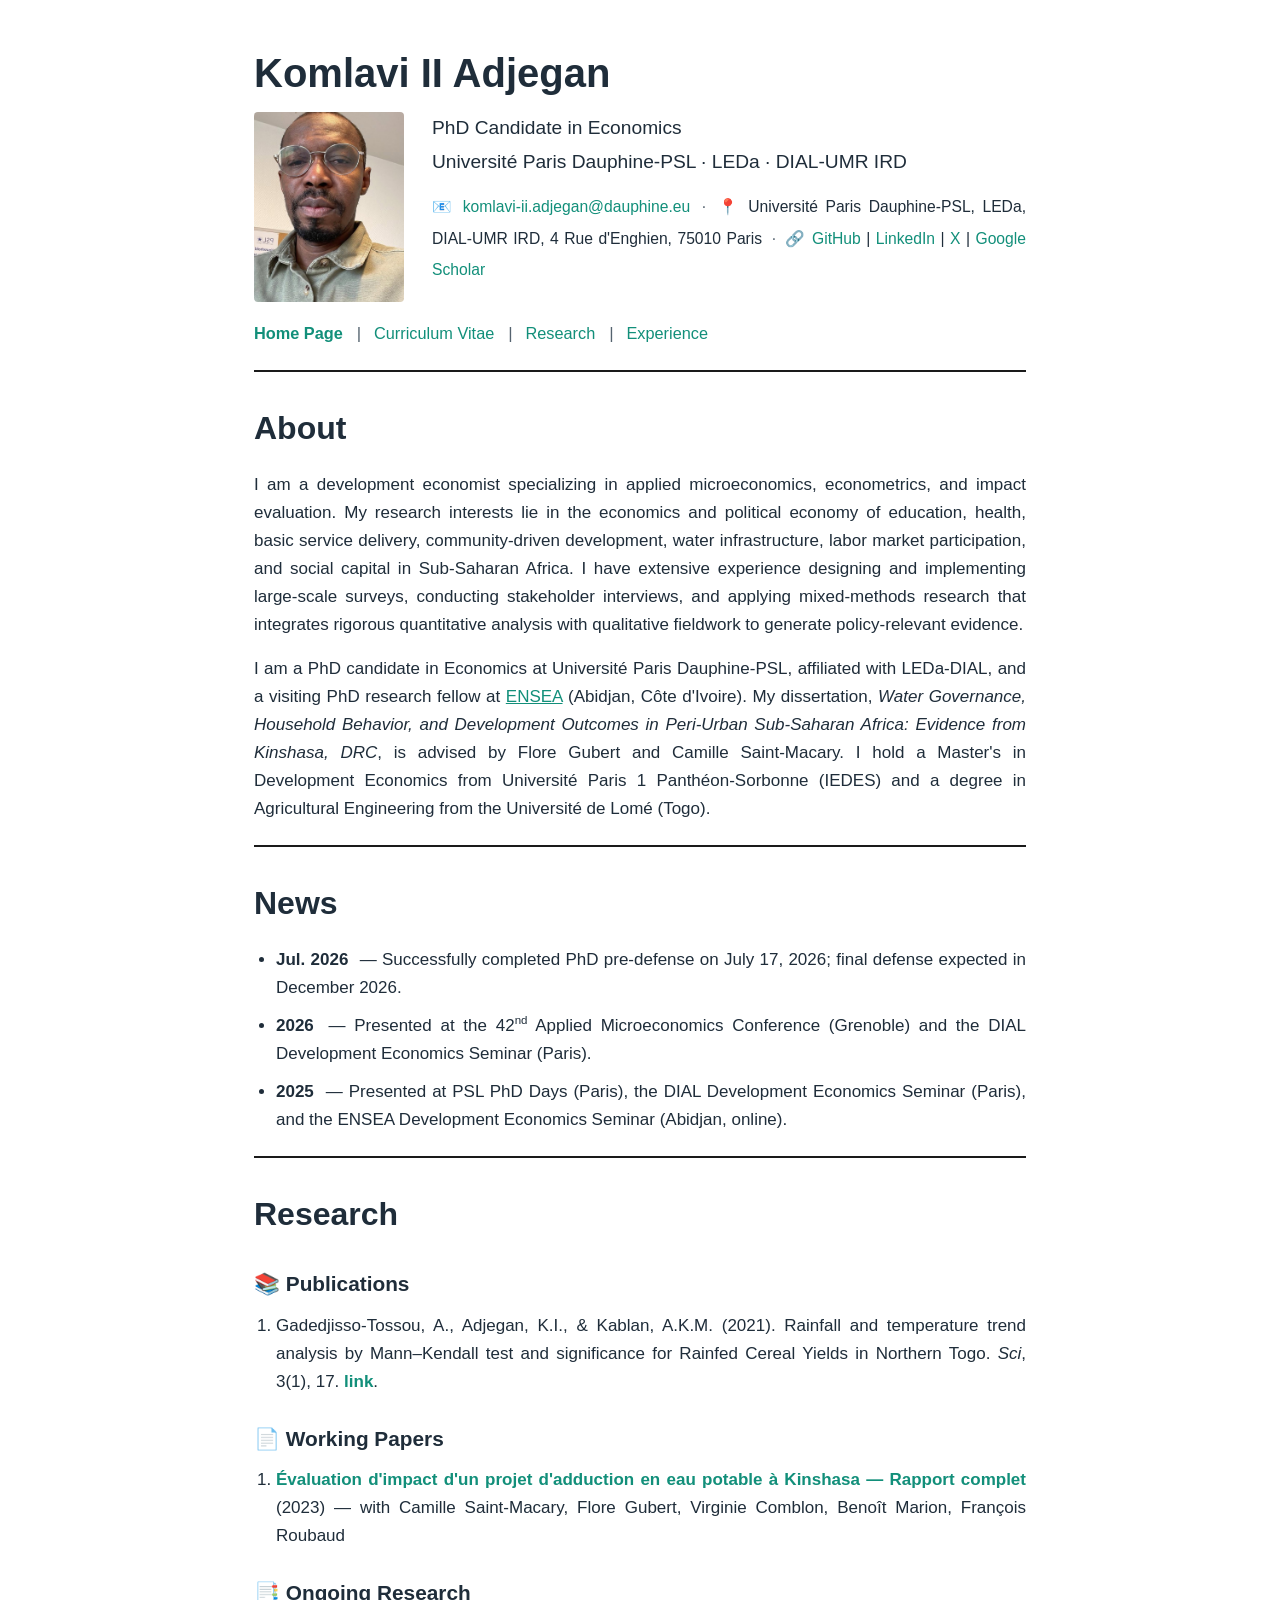
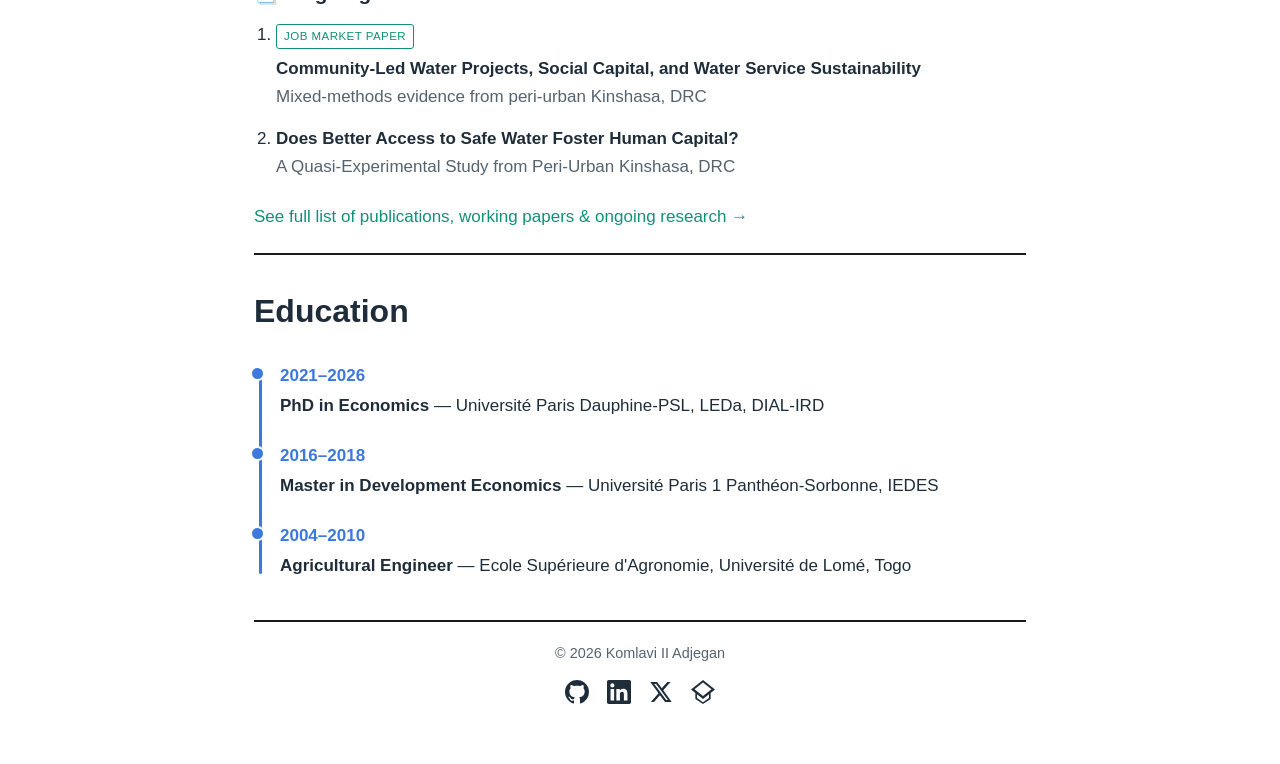
<file: index.html>
<!DOCTYPE html>
<html lang="en">
<head>
<meta charset="UTF-8">
<meta name="viewport" content="width=device-width, initial-scale=1.0">
<title>Komlavi II Adjegan</title>
<meta name="description" content="Komlavi II Adjegan — PhD Candidate in Economics, Université Paris Dauphine-PSL, LEDa-DIAL.">
<link rel="stylesheet" href="style.css">
</head>
<body>
<div class="wrap">

  <h1 style="font-size:2.5rem;font-weight:600;margin:0 0 6px;">Komlavi II Adjegan</h1>

  <section class="profile">
    <img src="assets/photo.jpg" alt="Photo of Komlavi II Adjegan">
    <div class="profile-text">
      <p class="role">
        <span>PhD Candidate in Economics</span>
        <span>Université Paris Dauphine-PSL &middot; LEDa &middot; DIAL-UMR IRD</span>
      </p>

      <p class="contact-line">
        &#128231; <a href="mailto:komlavi-ii.adjegan@dauphine.eu">komlavi-ii.adjegan@dauphine.eu</a>
        <span class="contact-sep">&middot;</span>
        &#128205; Université Paris Dauphine-PSL, LEDa, DIAL-UMR IRD, 4 Rue d'Enghien, 75010 Paris
        <span class="contact-sep">&middot;</span>
        &#128279;
        <a href="https://github.com/komlavi2adjegan" target="_blank" rel="noopener">GitHub</a> |
        <a href="https://www.linkedin.com/in/komlavi-ii-adjegan-580a20a5/" target="_blank" rel="noopener">LinkedIn</a> |
        <a href="https://x.com/Komlavi2hugo" target="_blank" rel="noopener">X</a> |
        <a href="https://scholar.google.fr/citations?user=EbuIklgAAAAJ&amp;hl=fr" target="_blank" rel="noopener">Google Scholar</a>
      </p>
    </div>
  </section>

  <header class="site-header">
    <nav class="site-nav">
      <a href="index.html" class="active">Home Page</a><span class="sep">|</span>
      <a href="CV/cv_adjegan_komlavi.pdf" target="_blank" rel="noopener">Curriculum Vitae</a><span class="sep">|</span>
      <a href="research.html">Research</a><span class="sep">|</span>
      <a href="experience.html">Experience</a>
    </nav>
  </header>

  <hr class="rule">

  <h2 class="section-title">About</h2>
  <p>
    I am a development economist specializing in applied microeconomics, econometrics,
    and impact evaluation. My research interests lie in the economics and political
    economy of education, health, basic service delivery, community-driven development,
    water infrastructure, labor market participation, and social capital in Sub-Saharan
    Africa. I have extensive experience designing and implementing large-scale surveys,
    conducting stakeholder interviews, and applying mixed-methods research that
    integrates rigorous quantitative analysis with qualitative fieldwork to generate
    policy-relevant evidence.
  </p>
  <p>
    I am a PhD candidate in Economics at Université Paris Dauphine-PSL, affiliated with
    LEDa-DIAL, and a visiting PhD research fellow at
    <a href="https://ensea.ed.ci/" target="_blank" rel="noopener">ENSEA</a> (Abidjan,
    Côte d'Ivoire). My dissertation, <em>Water Governance, Household Behavior, and
    Development Outcomes in Peri-Urban Sub-Saharan Africa: Evidence from Kinshasa,
    DRC</em>, is advised by Flore Gubert and Camille Saint-Macary. I hold a
    Master's in Development Economics from Université Paris 1 Panthéon-Sorbonne (IEDES)
    and a degree in Agricultural Engineering from the Université de Lomé (Togo).
  </p>

  <hr class="rule">

  <h2 class="section-title">News</h2>
  <ul class="news-list">
    <li><span class="news-date">Jul. 2026</span> — Successfully completed PhD pre-defense on July 17, 2026; final defense expected in December 2026.</li>
    <li><span class="news-date">2026</span> — Presented at the 42<sup>nd</sup> Applied Microeconomics Conference (Grenoble) and the DIAL Development Economics Seminar (Paris).</li>
    <li><span class="news-date">2025</span> — Presented at PSL PhD Days (Paris), the DIAL Development Economics Seminar (Paris), and the ENSEA Development Economics Seminar (Abidjan, online).</li>
  </ul>

  <hr class="rule">

  <h2 class="section-title">Research</h2>

  <h3 class="subsection-title">&#128218; Publications</h3>
  <ol class="pub-list">
    <li>
      Gadedjisso-Tossou, A., Adjegan, K.I., &amp; Kablan, A.K.M. (2021). Rainfall and temperature
      trend analysis by Mann–Kendall test and significance for Rainfed Cereal Yields in Northern
      Togo. <em>Sci</em>, 3(1), 17.
      <a class="pub-link" href="https://www.mdpi.com/2413-4155/3/1/17" target="_blank" rel="noopener">link</a>.
    </li>
  </ol>

  <h3 class="subsection-title">&#128196; Working Papers</h3>
  <ol class="pub-list">
    <li>
      <a class="pub-link" href="research.html#adduction-eau-kinshasa">Évaluation d'impact d'un projet d'adduction en eau potable à Kinshasa — Rapport complet</a>
      (2023) &mdash; with Camille Saint-Macary, Flore Gubert, Virginie Comblon, Benoît Marion, François Roubaud
    </li>
  </ol>

  <h3 class="subsection-title">&#128209; Ongoing Research</h3>
  <ol class="pub-list">
    <li>
      <span class="tag">Job Market Paper</span><br>
      <span class="pub-title">Community-Led Water Projects, Social Capital, and Water Service Sustainability</span>
      <div class="pub-meta">Mixed-methods evidence from peri-urban Kinshasa, DRC</div>
    </li>
    <li>
      <span class="pub-title">Does Better Access to Safe Water Foster Human Capital?</span>
      <div class="pub-meta">A Quasi-Experimental Study from Peri-Urban Kinshasa, DRC</div>
    </li>
  </ol>

  <a class="see-more" href="research.html">See full list of publications, working papers &amp; ongoing research &rarr;</a>

  <hr class="rule">

  <h2 class="section-title">Education</h2>

  <div class="timeline">

    <div class="timeline-block education">
      <div class="timeline-item">
        <span class="years">2021–2026</span>
        <span class="ti-title">PhD in Economics</span> — Université Paris Dauphine-PSL, LEDa, DIAL-IRD
      </div>
      <div class="timeline-item">
        <span class="years">2016–2018</span>
        <span class="ti-title">Master in Development Economics</span> — Université Paris 1 Panthéon-Sorbonne, IEDES
      </div>
      <div class="timeline-item">
        <span class="years">2004–2010</span>
        <span class="ti-title">Agricultural Engineer</span> — Ecole Supérieure d'Agronomie, Université de Lomé, Togo
      </div>
    </div>

  </div>

  <footer class="site-footer">
    &copy; 2026 Komlavi II Adjegan
    <div class="social-icons">
      <a href="https://github.com/komlavi2adjegan" target="_blank" rel="noopener" aria-label="GitHub">
        <svg viewBox="0 0 16 16" fill="currentColor"><path d="M8 0C3.58 0 0 3.58 0 8c0 3.54 2.29 6.53 5.47 7.59.4.07.55-.17.55-.38 0-.19-.01-.82-.01-1.49-2.01.37-2.53-.49-2.69-.94-.09-.23-.48-.94-.82-1.13-.28-.15-.68-.52-.01-.53.63-.01 1.08.58 1.23.82.72 1.21 1.87.87 2.33.66.07-.52.28-.87.51-1.07-1.78-.2-3.64-.89-3.64-3.95 0-.87.31-1.59.82-2.15-.08-.2-.36-1.02.08-2.12 0 0 .67-.21 2.2.82.64-.18 1.32-.27 2-.27.68 0 1.36.09 2 .27 1.53-1.04 2.2-.82 2.2-.82.44 1.1.16 1.92.08 2.12.51.56.82 1.27.82 2.15 0 3.07-1.87 3.75-3.65 3.95.29.25.54.73.54 1.48 0 1.07-.01 1.93-.01 2.2 0 .21.15.46.55.38A8.013 8.013 0 0016 8c0-4.42-3.58-8-8-8z"/></svg>
      </a>
      <a href="https://www.linkedin.com/in/komlavi-ii-adjegan-580a20a5/" target="_blank" rel="noopener" aria-label="LinkedIn">
        <svg viewBox="0 0 24 24" fill="currentColor"><path d="M20.45 20.45h-3.55v-5.57c0-1.33-.02-3.03-1.85-3.03-1.85 0-2.14 1.45-2.14 2.94v5.66H9.36V9h3.41v1.56h.05c.48-.9 1.64-1.85 3.37-1.85 3.6 0 4.27 2.37 4.27 5.45v6.29zM5.34 7.43a2.06 2.06 0 11.02-4.12 2.06 2.06 0 01-.02 4.12zM7.11 20.45H3.56V9h3.55v11.45zM22.22 0H1.77C.8 0 0 .78 0 1.75v20.5C0 23.22.8 24 1.77 24h20.45c.98 0 1.78-.78 1.78-1.75V1.75C24 .78 23.2 0 22.22 0z"/></svg>
      </a>
      <a href="https://x.com/Komlavi2hugo" target="_blank" rel="noopener" aria-label="X (Twitter)">
        <svg viewBox="0 0 24 24" fill="currentColor"><path d="M18.36 2H21.5l-7.19 8.21L22.7 22h-6.62l-5.18-6.78L4.98 22H1.83l7.69-8.79L1.3 2h6.79l4.68 6.2L18.36 2zm-1.16 18h1.73L7.1 3.9H5.23l11.97 16.1z"/></svg>
      </a>
      <a href="https://scholar.google.fr/citations?user=EbuIklgAAAAJ&amp;hl=fr" target="_blank" rel="noopener" aria-label="Google Scholar">
        <svg viewBox="0 0 24 24" fill="currentColor"><path d="M12 0L0 9.5l4.36 3.4v6.1L12 24l7.64-4.99v-6.1L24 9.5 12 0zm0 2.6l8.5 6.65L12 15.9 3.5 9.25 12 2.6zM6 14.2l6 4.68 6-4.68v3.75L12 22.3l-6-4.35V14.2z"/></svg>
      </a>
    </div>
  </footer>

</div>
</body>
</html>
</file>
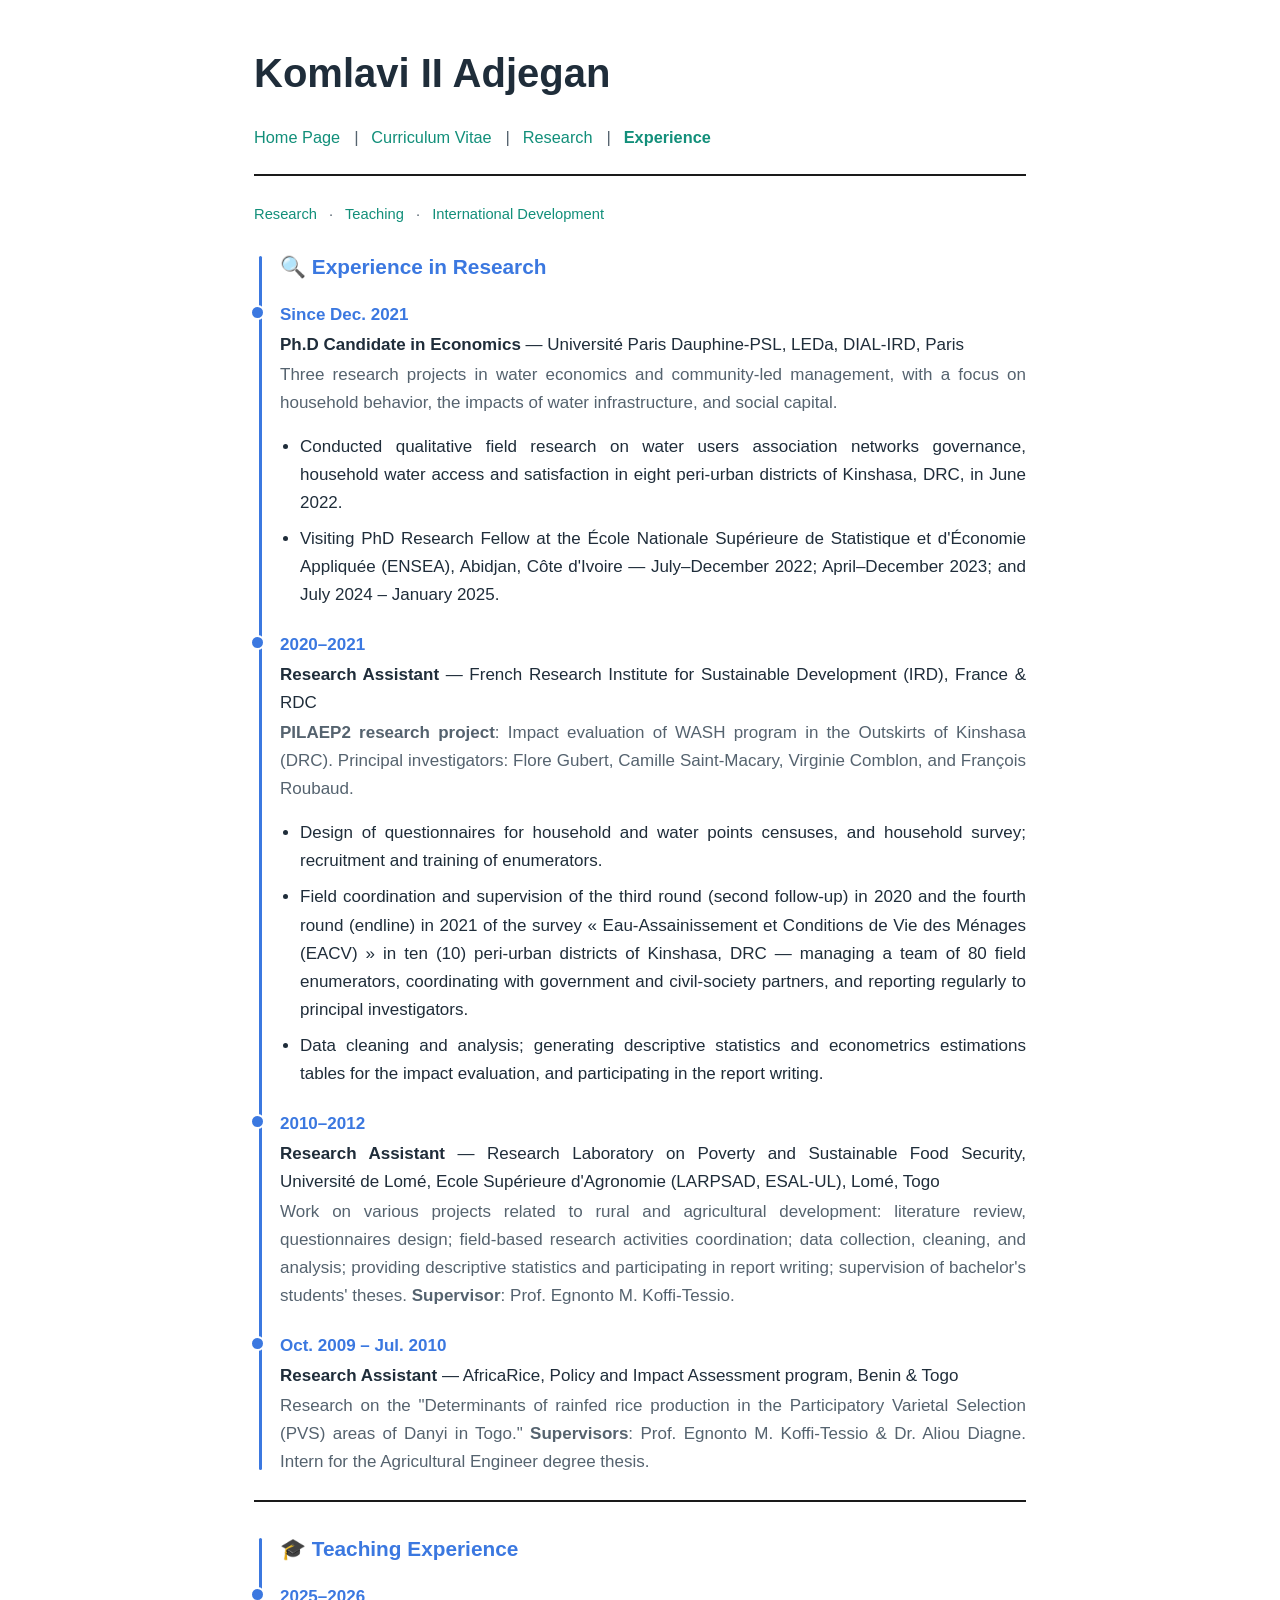
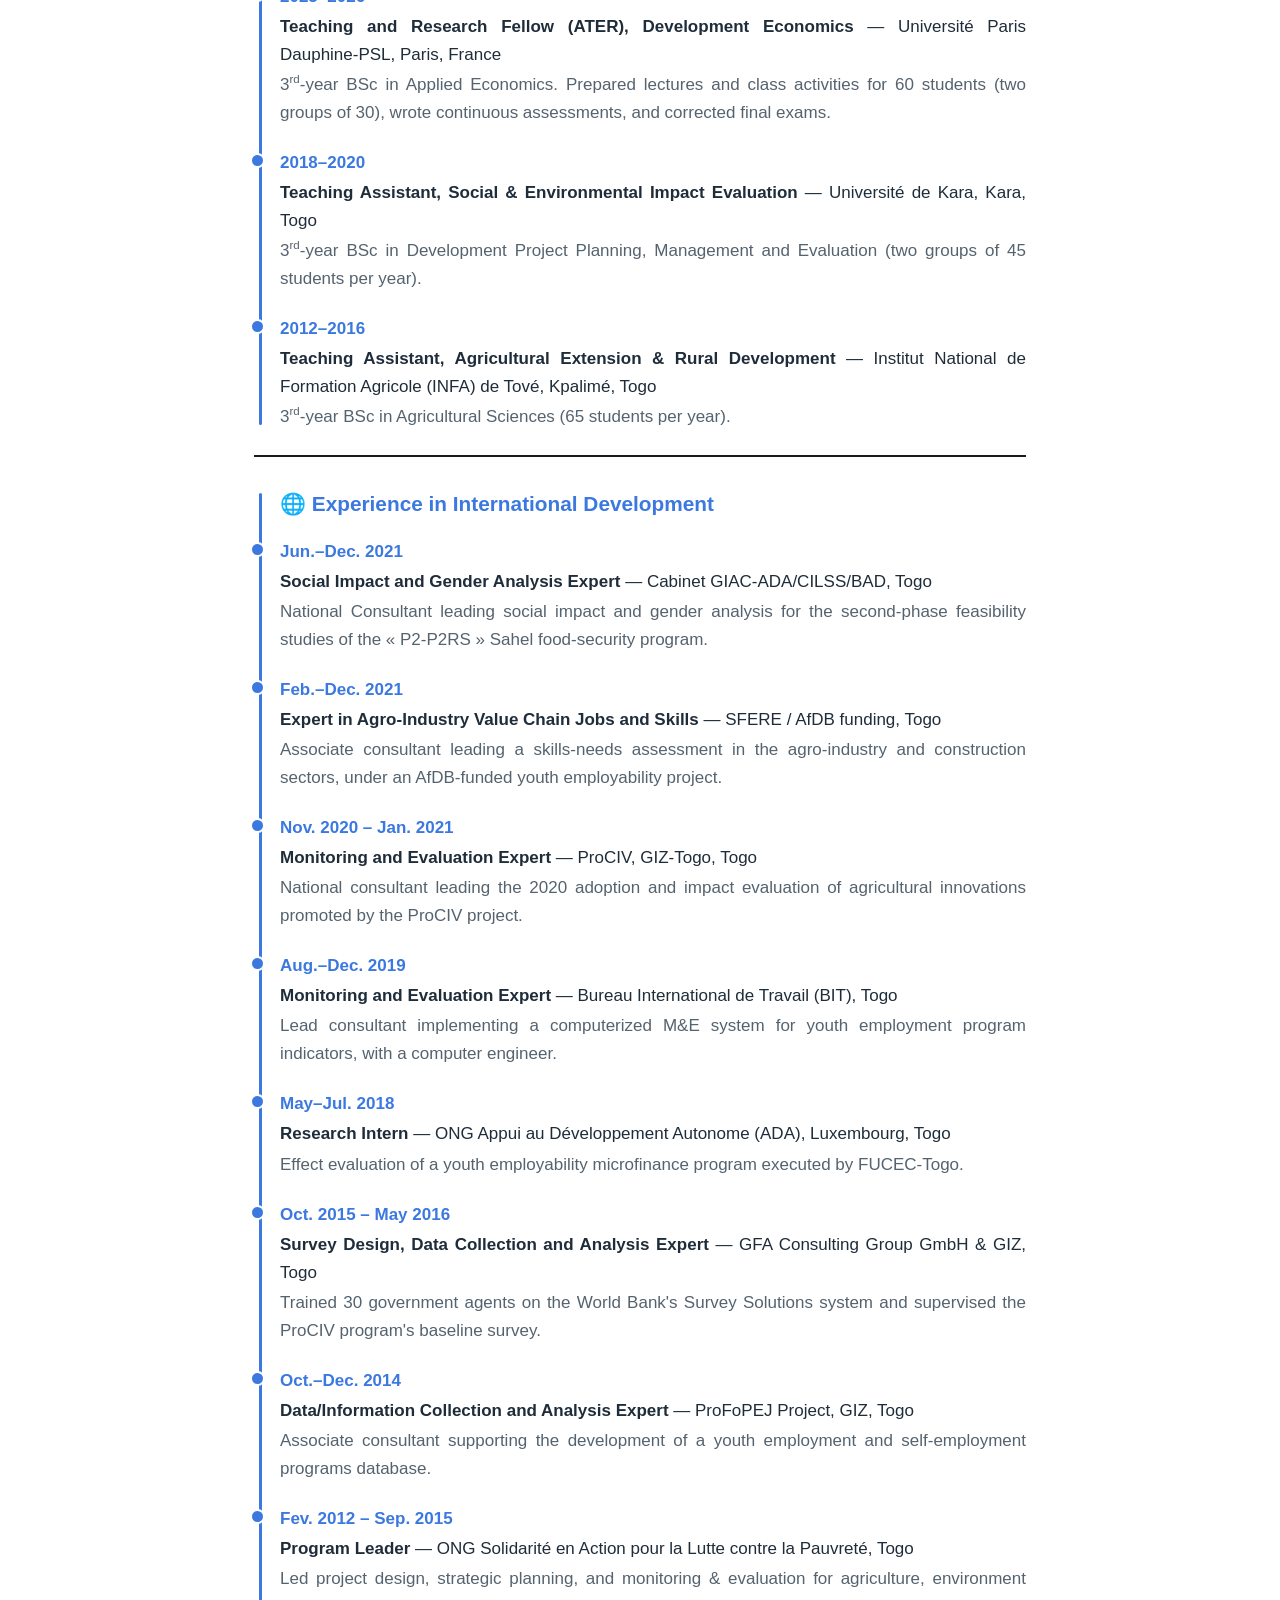
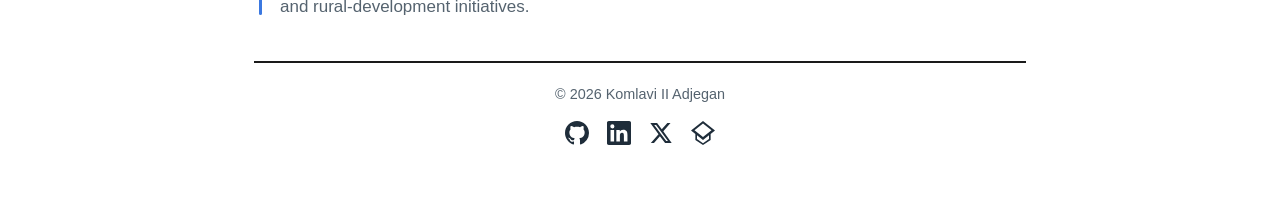
<file: experience.html>
<!DOCTYPE html>
<html lang="en">
<head>
<meta charset="UTF-8">
<meta name="viewport" content="width=device-width, initial-scale=1.0">
<title>Experience — Komlavi II Adjegan</title>
<link rel="stylesheet" href="style.css">
</head>
<body>
<div class="wrap">

  <h1 style="font-size:2.5rem;font-weight:600;margin:0 0 6px;"><a href="index.html" style="color:inherit;text-decoration:none;">Komlavi II Adjegan</a></h1>

  <header class="site-header">
    <nav class="site-nav">
      <a href="index.html">Home Page</a><span class="sep">|</span>
      <a href="CV/cv_adjegan_komlavi.pdf" target="_blank" rel="noopener">Curriculum Vitae</a><span class="sep">|</span>
      <a href="research.html">Research</a><span class="sep">|</span>
      <a href="experience.html" class="active">Experience</a>
    </nav>
  </header>

  <hr class="rule">

  <p class="jump-nav">
    <a href="#experience-research">Research</a>
    <span class="jump-sep">&middot;</span>
    <a href="#teaching-experience">Teaching</a>
    <span class="jump-sep">&middot;</span>
    <a href="#international-development">International Development</a>
  </p>

  <div class="timeline">
    <div class="timeline-block research">
      <h3 id="experience-research">&#128269; Experience in Research</h3>

      <div class="timeline-item">
        <span class="years">Since Dec. 2021</span>
        <span class="ti-title">Ph.D Candidate in Economics</span> — Université Paris Dauphine-PSL, LEDa, DIAL-IRD, Paris
        <p class="ti-desc">
          Three research projects in water economics and community-led management, with a focus
          on household behavior, the impacts of water infrastructure, and social capital.
        </p>
        <ul class="entry-list">
          <li>Conducted qualitative field research on water users association networks governance, household water access and satisfaction in eight peri-urban districts of Kinshasa, DRC, in June 2022.</li>
          <li>Visiting PhD Research Fellow at the École Nationale Supérieure de Statistique et d'Économie Appliquée (ENSEA), Abidjan, Côte d'Ivoire — July–December 2022; April–December 2023; and July 2024 – January 2025.</li>
        </ul>
      </div>

      <div class="timeline-item">
        <span class="years">2020–2021</span>
        <span class="ti-title">Research Assistant</span> — French Research Institute for Sustainable Development (IRD), France &amp; RDC
        <p class="ti-desc">
          <strong>PILAEP2 research project</strong>: Impact evaluation of WASH program in the Outskirts
          of Kinshasa (DRC). Principal investigators: Flore Gubert, Camille Saint-Macary, Virginie
          Comblon, and François Roubaud.
        </p>
        <ul class="entry-list">
          <li>Design of questionnaires for household and water points censuses, and household survey; recruitment and training of enumerators.</li>
          <li>
            Field coordination and supervision of the third round (second follow-up) in 2020 and the
            fourth round (endline) in 2021 of the survey «&nbsp;Eau-Assainissement et Conditions de
            Vie des Ménages (EACV)&nbsp;» in ten (10) peri-urban districts of Kinshasa, DRC —
            managing a team of 80 field enumerators, coordinating with government and civil-society
            partners, and reporting regularly to principal investigators.
          </li>
          <li>Data cleaning and analysis; generating descriptive statistics and econometrics estimations tables for the impact evaluation, and participating in the report writing.</li>
        </ul>
      </div>

      <div class="timeline-item">
        <span class="years">2010–2012</span>
        <span class="ti-title">Research Assistant</span> — Research Laboratory on Poverty and Sustainable Food Security, Université de Lomé, Ecole Supérieure d'Agronomie (LARPSAD, ESAL-UL), Lomé, Togo
        <p class="ti-desc">
          Work on various projects related to rural and agricultural development: literature review,
          questionnaires design; field-based research activities coordination; data collection,
          cleaning, and analysis; providing descriptive statistics and participating in report
          writing; supervision of bachelor's students' theses. <strong>Supervisor</strong>: Prof.
          Egnonto M. Koffi-Tessio.
        </p>
      </div>

      <div class="timeline-item">
        <span class="years">Oct. 2009 – Jul. 2010</span>
        <span class="ti-title">Research Assistant</span> — AfricaRice, Policy and Impact Assessment program, Benin &amp; Togo
        <p class="ti-desc">
          Research on the "Determinants of rainfed rice production in the Participatory Varietal
          Selection (PVS) areas of Danyi in Togo." <strong>Supervisors</strong>: Prof. Egnonto M.
          Koffi-Tessio &amp; Dr. Aliou Diagne. Intern for the Agricultural Engineer degree thesis.
        </p>
      </div>
    </div>
  </div>

  <hr class="rule">

  <div class="timeline">
    <div class="timeline-block teaching">
      <h3 id="teaching-experience">&#127891; Teaching Experience</h3>

      <div class="timeline-item">
        <span class="years">2025–2026</span>
        <span class="ti-title">Teaching and Research Fellow (ATER), Development Economics</span> — Université Paris Dauphine-PSL, Paris, France
        <p class="ti-desc">
          3<sup>rd</sup>-year BSc in Applied Economics. Prepared lectures and class activities for 60
          students (two groups of 30), wrote continuous assessments, and corrected final exams.
        </p>
      </div>

      <div class="timeline-item">
        <span class="years">2018–2020</span>
        <span class="ti-title">Teaching Assistant, Social &amp; Environmental Impact Evaluation</span> — Université de Kara, Kara, Togo
        <p class="ti-desc">
          3<sup>rd</sup>-year BSc in Development Project Planning, Management and Evaluation
          (two groups of 45 students per year).
        </p>
      </div>

      <div class="timeline-item">
        <span class="years">2012–2016</span>
        <span class="ti-title">Teaching Assistant, Agricultural Extension &amp; Rural Development</span> — Institut National de Formation Agricole (INFA) de Tové, Kpalimé, Togo
        <p class="ti-desc">
          3<sup>rd</sup>-year BSc in Agricultural Sciences (65 students per year).
        </p>
      </div>
    </div>
  </div>

  <hr class="rule">

  <div class="timeline">
    <div class="timeline-block intl-dev">
      <h3 id="international-development">&#127760; Experience in International Development</h3>

      <div class="timeline-item">
        <span class="years">Jun.–Dec. 2021</span>
        <span class="ti-title">Social Impact and Gender Analysis Expert</span> — Cabinet GIAC-ADA/CILSS/BAD, Togo
        <p class="ti-desc">National Consultant leading social impact and gender analysis for the second-phase feasibility studies of the «&nbsp;P2-P2RS&nbsp;» Sahel food-security program.</p>
      </div>

      <div class="timeline-item">
        <span class="years">Feb.–Dec. 2021</span>
        <span class="ti-title">Expert in Agro-Industry Value Chain Jobs and Skills</span> — SFERE / AfDB funding, Togo
        <p class="ti-desc">Associate consultant leading a skills-needs assessment in the agro-industry and construction sectors, under an AfDB-funded youth employability project.</p>
      </div>

      <div class="timeline-item">
        <span class="years">Nov. 2020 – Jan. 2021</span>
        <span class="ti-title">Monitoring and Evaluation Expert</span> — ProCIV, GIZ-Togo, Togo
        <p class="ti-desc">National consultant leading the 2020 adoption and impact evaluation of agricultural innovations promoted by the ProCIV project.</p>
      </div>

      <div class="timeline-item">
        <span class="years">Aug.–Dec. 2019</span>
        <span class="ti-title">Monitoring and Evaluation Expert</span> — Bureau International de Travail (BIT), Togo
        <p class="ti-desc">Lead consultant implementing a computerized M&amp;E system for youth employment program indicators, with a computer engineer.</p>
      </div>

      <div class="timeline-item">
        <span class="years">May–Jul. 2018</span>
        <span class="ti-title">Research Intern</span> — ONG Appui au Développement Autonome (ADA), Luxembourg, Togo
        <p class="ti-desc">Effect evaluation of a youth employability microfinance program executed by FUCEC-Togo.</p>
      </div>

      <div class="timeline-item">
        <span class="years">Oct. 2015 – May 2016</span>
        <span class="ti-title">Survey Design, Data Collection and Analysis Expert</span> — GFA Consulting Group GmbH &amp; GIZ, Togo
        <p class="ti-desc">Trained 30 government agents on the World Bank's Survey Solutions system and supervised the ProCIV program's baseline survey.</p>
      </div>

      <div class="timeline-item">
        <span class="years">Oct.–Dec. 2014</span>
        <span class="ti-title">Data/Information Collection and Analysis Expert</span> — ProFoPEJ Project, GIZ, Togo
        <p class="ti-desc">Associate consultant supporting the development of a youth employment and self-employment programs database.</p>
      </div>

      <div class="timeline-item">
        <span class="years">Fev. 2012 – Sep. 2015</span>
        <span class="ti-title">Program Leader</span> — ONG Solidarité en Action pour la Lutte contre la Pauvreté, Togo
        <p class="ti-desc">Led project design, strategic planning, and monitoring &amp; evaluation for agriculture, environment and rural-development initiatives.</p>
      </div>
    </div>
  </div>

  <footer class="site-footer">
    &copy; 2026 Komlavi II Adjegan
    <div class="social-icons">
      <a href="https://github.com/komlavi2adjegan" target="_blank" rel="noopener" aria-label="GitHub">
        <svg viewBox="0 0 16 16" fill="currentColor"><path d="M8 0C3.58 0 0 3.58 0 8c0 3.54 2.29 6.53 5.47 7.59.4.07.55-.17.55-.38 0-.19-.01-.82-.01-1.49-2.01.37-2.53-.49-2.69-.94-.09-.23-.48-.94-.82-1.13-.28-.15-.68-.52-.01-.53.63-.01 1.08.58 1.23.82.72 1.21 1.87.87 2.33.66.07-.52.28-.87.51-1.07-1.78-.2-3.64-.89-3.64-3.95 0-.87.31-1.59.82-2.15-.08-.2-.36-1.02.08-2.12 0 0 .67-.21 2.2.82.64-.18 1.32-.27 2-.27.68 0 1.36.09 2 .27 1.53-1.04 2.2-.82 2.2-.82.44 1.1.16 1.92.08 2.12.51.56.82 1.27.82 2.15 0 3.07-1.87 3.75-3.65 3.95.29.25.54.73.54 1.48 0 1.07-.01 1.93-.01 2.2 0 .21.15.46.55.38A8.013 8.013 0 0016 8c0-4.42-3.58-8-8-8z"/></svg>
      </a>
      <a href="https://www.linkedin.com/in/komlavi-ii-adjegan-580a20a5/" target="_blank" rel="noopener" aria-label="LinkedIn">
        <svg viewBox="0 0 24 24" fill="currentColor"><path d="M20.45 20.45h-3.55v-5.57c0-1.33-.02-3.03-1.85-3.03-1.85 0-2.14 1.45-2.14 2.94v5.66H9.36V9h3.41v1.56h.05c.48-.9 1.64-1.85 3.37-1.85 3.6 0 4.27 2.37 4.27 5.45v6.29zM5.34 7.43a2.06 2.06 0 11.02-4.12 2.06 2.06 0 01-.02 4.12zM7.11 20.45H3.56V9h3.55v11.45zM22.22 0H1.77C.8 0 0 .78 0 1.75v20.5C0 23.22.8 24 1.77 24h20.45c.98 0 1.78-.78 1.78-1.75V1.75C24 .78 23.2 0 22.22 0z"/></svg>
      </a>
      <a href="https://x.com/Komlavi2hugo" target="_blank" rel="noopener" aria-label="X (Twitter)">
        <svg viewBox="0 0 24 24" fill="currentColor"><path d="M18.36 2H21.5l-7.19 8.21L22.7 22h-6.62l-5.18-6.78L4.98 22H1.83l7.69-8.79L1.3 2h6.79l4.68 6.2L18.36 2zm-1.16 18h1.73L7.1 3.9H5.23l11.97 16.1z"/></svg>
      </a>
      <a href="https://scholar.google.fr/citations?user=EbuIklgAAAAJ&amp;hl=fr" target="_blank" rel="noopener" aria-label="Google Scholar">
        <svg viewBox="0 0 24 24" fill="currentColor"><path d="M12 0L0 9.5l4.36 3.4v6.1L12 24l7.64-4.99v-6.1L24 9.5 12 0zm0 2.6l8.5 6.65L12 15.9 3.5 9.25 12 2.6zM6 14.2l6 4.68 6-4.68v3.75L12 22.3l-6-4.35V14.2z"/></svg>
      </a>
    </div>
  </footer>

</div>
</body>
</html>
</file>
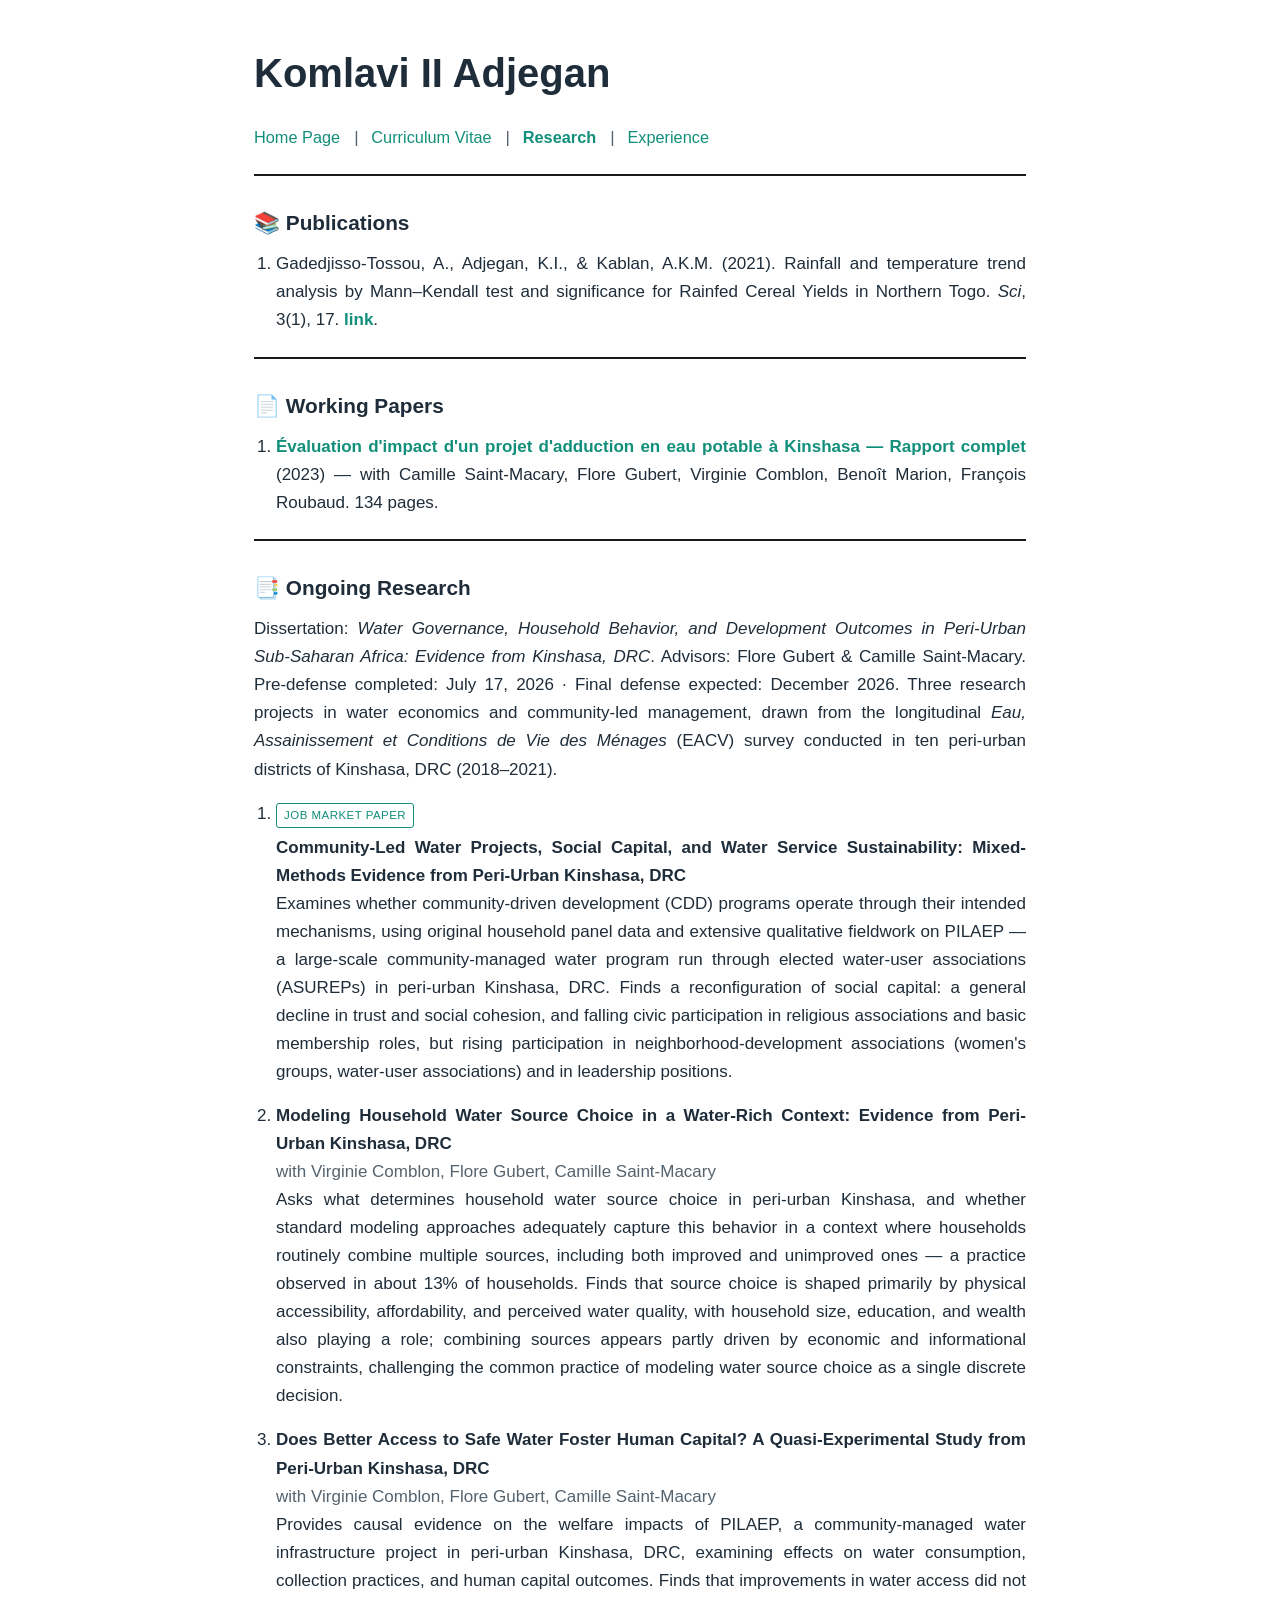
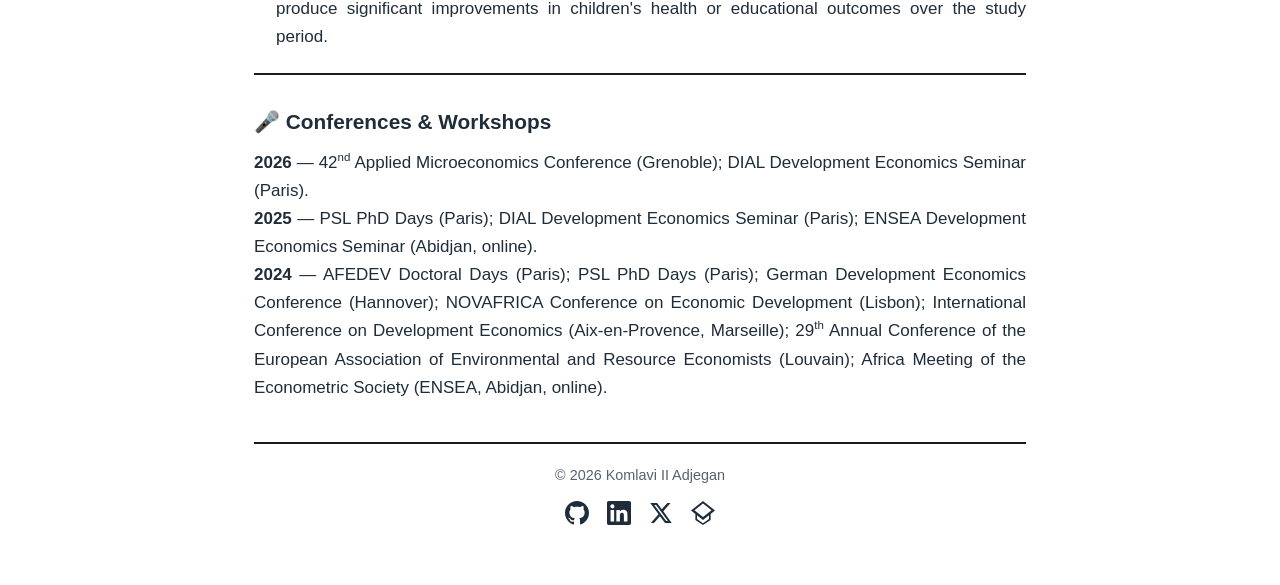
<file: research.html>
<!DOCTYPE html>
<html lang="en">
<head>
<meta charset="UTF-8">
<meta name="viewport" content="width=device-width, initial-scale=1.0">
<title>Research — Komlavi II Adjegan</title>
<link rel="stylesheet" href="style.css">
</head>
<body>
<div class="wrap">

  <h1 style="font-size:2.5rem;font-weight:600;margin:0 0 6px;"><a href="index.html" style="color:inherit;text-decoration:none;">Komlavi II Adjegan</a></h1>

  <header class="site-header">
    <nav class="site-nav">
      <a href="index.html">Home Page</a><span class="sep">|</span>
      <a href="CV/cv_adjegan_komlavi.pdf" target="_blank" rel="noopener">Curriculum Vitae</a><span class="sep">|</span>
      <a href="research.html" class="active">Research</a><span class="sep">|</span>
      <a href="experience.html">Experience</a>
    </nav>
  </header>

  <hr class="rule">

  <h3 class="subsection-title">&#128218; Publications</h3>
  <ol class="pub-list">
    <li>
      Gadedjisso-Tossou, A., Adjegan, K.I., &amp; Kablan, A.K.M. (2021). Rainfall and temperature
      trend analysis by Mann–Kendall test and significance for Rainfed Cereal Yields in Northern
      Togo. <em>Sci</em>, 3(1), 17.
      <a class="pub-link" href="https://www.mdpi.com/2413-4155/3/1/17" target="_blank" rel="noopener">link</a>.
    </li>
  </ol>

  <hr class="rule">

  <h3 class="subsection-title">&#128196; Working Papers</h3>
  <ol class="pub-list">
    <li id="adduction-eau-kinshasa">
      <a class="pub-link" href="https://dial.ird.fr/wp-content/uploads/2023/10/2023-06_Evaluation_d-impact_projet_PILAEP2_-Rapport-complet_2023.pdf" target="_blank" rel="noopener">Évaluation d'impact d'un projet d'adduction en eau potable à Kinshasa — Rapport complet</a>
      (2023) &mdash; with Camille Saint-Macary, Flore Gubert, Virginie Comblon, Benoît Marion, François Roubaud. 134 pages.
    </li>
  </ol>

  <hr class="rule">

  <h3 class="subsection-title">&#128209; Ongoing Research</h3>

  <p>
    Dissertation: <em>Water Governance, Household Behavior, and Development Outcomes in
    Peri-Urban Sub-Saharan Africa: Evidence from Kinshasa, DRC</em>.
    Advisors: Flore Gubert &amp; Camille Saint-Macary. Pre-defense completed: July 17, 2026 &middot;
    Final defense expected: December 2026. Three research projects in water economics and
    community-led management, drawn from the longitudinal <em>Eau, Assainissement et
    Conditions de Vie des Ménages</em> (EACV) survey conducted in ten peri-urban districts
    of Kinshasa, DRC (2018–2021).
  </p>

  <ol class="pub-list">
    <li>
      <span class="tag">Job Market Paper</span><br>
      <span class="pub-title">Community-Led Water Projects, Social Capital, and Water Service Sustainability: Mixed-Methods Evidence from Peri-Urban Kinshasa, DRC</span>
      <p>
        Examines whether community-driven development (CDD) programs operate through their
        intended mechanisms, using original household panel data and extensive qualitative
        fieldwork on PILAEP — a large-scale community-managed water program run through
        elected water-user associations (ASUREPs) in peri-urban Kinshasa, DRC. Finds a
        reconfiguration of social capital: a general decline in trust and social cohesion,
        and falling civic participation in religious associations and basic membership
        roles, but rising participation in neighborhood-development associations (women's
        groups, water-user associations) and in leadership positions.
      </p>
    </li>
    <li>
      <span class="pub-title">Modeling Household Water Source Choice in a Water-Rich Context: Evidence from Peri-Urban Kinshasa, DRC</span>
      <div class="pub-meta">with Virginie Comblon, Flore Gubert, Camille Saint-Macary</div>
      <p>
        Asks what determines household water source choice in peri-urban Kinshasa, and
        whether standard modeling approaches adequately capture this behavior in a context
        where households routinely combine multiple sources, including both improved and
        unimproved ones — a practice observed in about 13% of households. Finds that source
        choice is shaped primarily by physical accessibility, affordability, and perceived
        water quality, with household size, education, and wealth also playing a role;
        combining sources appears partly driven by economic and informational constraints,
        challenging the common practice of modeling water source choice as a single discrete
        decision.
      </p>
    </li>
    <li>
      <span class="pub-title">Does Better Access to Safe Water Foster Human Capital? A Quasi-Experimental Study from Peri-Urban Kinshasa, DRC</span>
      <div class="pub-meta">with Virginie Comblon, Flore Gubert, Camille Saint-Macary</div>
      <p>
        Provides causal evidence on the welfare impacts of PILAEP, a community-managed water
        infrastructure project in peri-urban Kinshasa, DRC, examining effects on water
        consumption, collection practices, and human capital outcomes. Finds that
        improvements in water access did not produce significant improvements in children's
        health or educational outcomes over the study period.
      </p>
    </li>
  </ol>

  <hr class="rule">

  <h3 class="subsection-title">&#127908; Conferences &amp; Workshops</h3>
  <p>
    <strong>2026</strong> — 42<sup>nd</sup> Applied Microeconomics Conference (Grenoble); DIAL Development Economics Seminar (Paris).<br>
    <strong>2025</strong> — PSL PhD Days (Paris); DIAL Development Economics Seminar (Paris); ENSEA Development Economics Seminar (Abidjan, online).<br>
    <strong>2024</strong> — AFEDEV Doctoral Days (Paris); PSL PhD Days (Paris); German Development Economics Conference (Hannover); NOVAFRICA Conference on Economic Development (Lisbon); International Conference on Development Economics (Aix-en-Provence, Marseille); 29<sup>th</sup> Annual Conference of the European Association of Environmental and Resource Economists (Louvain); Africa Meeting of the Econometric Society (ENSEA, Abidjan, online).
  </p>

  <footer class="site-footer">
    &copy; 2026 Komlavi II Adjegan
    <div class="social-icons">
      <a href="https://github.com/komlavi2adjegan" target="_blank" rel="noopener" aria-label="GitHub">
        <svg viewBox="0 0 16 16" fill="currentColor"><path d="M8 0C3.58 0 0 3.58 0 8c0 3.54 2.29 6.53 5.47 7.59.4.07.55-.17.55-.38 0-.19-.01-.82-.01-1.49-2.01.37-2.53-.49-2.69-.94-.09-.23-.48-.94-.82-1.13-.28-.15-.68-.52-.01-.53.63-.01 1.08.58 1.23.82.72 1.21 1.87.87 2.33.66.07-.52.28-.87.51-1.07-1.78-.2-3.64-.89-3.64-3.95 0-.87.31-1.59.82-2.15-.08-.2-.36-1.02.08-2.12 0 0 .67-.21 2.2.82.64-.18 1.32-.27 2-.27.68 0 1.36.09 2 .27 1.53-1.04 2.2-.82 2.2-.82.44 1.1.16 1.92.08 2.12.51.56.82 1.27.82 2.15 0 3.07-1.87 3.75-3.65 3.95.29.25.54.73.54 1.48 0 1.07-.01 1.93-.01 2.2 0 .21.15.46.55.38A8.013 8.013 0 0016 8c0-4.42-3.58-8-8-8z"/></svg>
      </a>
      <a href="https://www.linkedin.com/in/komlavi-ii-adjegan-580a20a5/" target="_blank" rel="noopener" aria-label="LinkedIn">
        <svg viewBox="0 0 24 24" fill="currentColor"><path d="M20.45 20.45h-3.55v-5.57c0-1.33-.02-3.03-1.85-3.03-1.85 0-2.14 1.45-2.14 2.94v5.66H9.36V9h3.41v1.56h.05c.48-.9 1.64-1.85 3.37-1.85 3.6 0 4.27 2.37 4.27 5.45v6.29zM5.34 7.43a2.06 2.06 0 11.02-4.12 2.06 2.06 0 01-.02 4.12zM7.11 20.45H3.56V9h3.55v11.45zM22.22 0H1.77C.8 0 0 .78 0 1.75v20.5C0 23.22.8 24 1.77 24h20.45c.98 0 1.78-.78 1.78-1.75V1.75C24 .78 23.2 0 22.22 0z"/></svg>
      </a>
      <a href="https://x.com/Komlavi2hugo" target="_blank" rel="noopener" aria-label="X (Twitter)">
        <svg viewBox="0 0 24 24" fill="currentColor"><path d="M18.36 2H21.5l-7.19 8.21L22.7 22h-6.62l-5.18-6.78L4.98 22H1.83l7.69-8.79L1.3 2h6.79l4.68 6.2L18.36 2zm-1.16 18h1.73L7.1 3.9H5.23l11.97 16.1z"/></svg>
      </a>
      <a href="https://scholar.google.fr/citations?user=EbuIklgAAAAJ&amp;hl=fr" target="_blank" rel="noopener" aria-label="Google Scholar">
        <svg viewBox="0 0 24 24" fill="currentColor"><path d="M12 0L0 9.5l4.36 3.4v6.1L12 24l7.64-4.99v-6.1L24 9.5 12 0zm0 2.6l8.5 6.65L12 15.9 3.5 9.25 12 2.6zM6 14.2l6 4.68 6-4.68v3.75L12 22.3l-6-4.35V14.2z"/></svg>
      </a>
    </div>
  </footer>

</div>
</body>
</html>
</file>
<file: style.css>
:root {
  --ink: #1f2d3a;
  --muted: #55636f;
  --teal: #128f7a;
  --blue: #3b78e0;
  --blue-bg: #eaf1fc;
  --cream-bg: #faf1e3;
  --teal-bg: #e6f5f2;
  --amber: #c9902f;
  --rule: #1a1a1a;
  --bg: #ffffff;
  --max-width: 820px;
}

* { box-sizing: border-box; }

body {
  margin: 0;
  background: var(--bg);
  color: var(--ink);
  font-family: -apple-system, BlinkMacSystemFont, "Segoe UI", Roboto, "Helvetica Neue", Arial, sans-serif;
  line-height: 1.65;
  font-size: 17px;
}

.wrap {
  max-width: var(--max-width);
  margin: 0 auto;
  padding: 40px 24px 60px;
}

/* Header / profile */

.profile {
  display: flex;
  gap: 28px;
  align-items: flex-start;
  margin-bottom: 18px;
}

.profile img {
  width: 150px;
  height: 190px;
  object-fit: cover;
  border-radius: 4px;
  flex-shrink: 0;
}

.profile-text h1 {
  font-size: 2.5rem;
  font-weight: 600;
  margin: 0 0 10px;
  color: var(--ink);
  letter-spacing: -0.01em;
}

.profile-text .role {
  font-size: 1.2rem;
  color: var(--ink);
  margin-bottom: 4px;
}

.profile-text .role span { display: block; margin-bottom: 2px; }

.site-title { display: none; } /* superseded by h1 in profile */

.contact-line {
  font-size: 0.98rem;
  color: var(--ink);
  margin: 14px 0 4px;
  line-height: 2;
}

.contact-line a {
  color: var(--teal);
  text-decoration: none;
}

.contact-line a:hover { text-decoration: underline; }

.contact-sep {
  margin: 0 4px;
  color: var(--muted);
}

/* Nav */

header.site-header {
  margin: 18px 0 20px;
}

nav.site-nav a {
  color: var(--teal);
  text-decoration: none;
  font-size: 1.02rem;
  margin-right: 6px;
}

nav.site-nav a:hover { text-decoration: underline; }

nav.site-nav .sep {
  color: var(--muted);
  margin: 0 8px;
}

nav.site-nav a.active {
  font-weight: 700;
}

hr.rule {
  border: none;
  border-top: 2px solid var(--rule);
  margin: 22px 0 30px;
}

/* Section titles */

h2.section-title {
  font-family: inherit;
  font-size: 2rem;
  font-weight: 600;
  color: var(--ink);
  text-transform: none;
  letter-spacing: normal;
  border-bottom: none;
  padding-bottom: 0;
  margin: 0 0 16px;
}

p {
  margin: 0 0 16px;
  color: var(--ink);
  text-align: justify;
  text-justify: inter-word;
  hyphens: auto;
}

a { color: var(--teal); }

sup {
  font-size: 0.68em;
  line-height: 0;
  vertical-align: super;
}

/* News */

ul.news-list {
  list-style: disc;
  margin: 0 0 8px;
  padding-left: 22px;
}

ul.news-list li {
  margin-bottom: 10px;
  text-align: justify;
  text-justify: inter-word;
}

.news-date {
  font-weight: 600;
  margin-right: 6px;
}

/* Research subsections */

h3.subsection-title {
  font-size: 1.3rem;
  font-weight: 600;
  color: var(--ink);
  margin: 26px 0 10px;
}

ol.pub-list {
  margin: 0 0 8px;
  padding-left: 22px;
}

ol.pub-list li {
  margin-bottom: 14px;
  text-align: justify;
  text-justify: inter-word;
}

.pub-list .pub-title { font-weight: 600; }
.pub-list a.pub-link { color: var(--teal); font-weight: 700; text-decoration: none; }
.pub-list a.pub-link:hover { text-decoration: underline; }
.pub-list .pub-meta { color: var(--muted); }

.tag {
  display: inline-block;
  font-size: 0.72rem;
  text-transform: uppercase;
  letter-spacing: 0.04em;
  color: var(--teal);
  border: 1px solid var(--teal);
  border-radius: 3px;
  padding: 2px 7px;
  margin-bottom: 6px;
}

.see-more {
  display: inline-block;
  margin-top: 8px;
  color: var(--teal);
  font-weight: 500;
  text-decoration: none;
}

.see-more:hover { text-decoration: underline; }

/* Entry blocks (used on Research / Teaching pages) */

.entry { margin-bottom: 22px; }
.entry-title { font-weight: 700; margin-bottom: 3px; }
.entry-meta { color: var(--muted); margin-bottom: 6px; font-size: 0.95rem; }

.entry-list {
  margin: 0 0 16px;
  padding-left: 20px;
  text-align: justify;
  text-justify: inter-word;
}

.entry-list li { margin-bottom: 8px; }

.entry-list.entry-list-nested {
  margin: 8px 0 0;
  padding-left: 18px;
}

.entry-compact { margin-bottom: 14px; }
.entry-compact p { margin: 0; }

.jump-nav {
  font-size: 0.92rem;
  color: var(--muted);
  margin: -4px 0 22px;
  text-align: left;
}

.jump-nav a {
  color: var(--teal);
  text-decoration: none;
}

.jump-nav a:hover { text-decoration: underline; }

.jump-nav .jump-sep {
  margin: 0 8px;
  color: var(--muted);
}

/* Experience & Education timeline */

.timeline {
  position: relative;
  margin: 24px 0;
  padding-left: 26px;
}

.timeline::before {
  content: "";
  position: absolute;
  left: 5px;
  top: 6px;
  bottom: 6px;
  width: 3px;
  background: var(--blue);
  border-radius: 2px;
}

.timeline-block {
  position: relative;
  border-radius: 10px;
  padding: 22px 24px 8px;
  margin-bottom: 22px;
}

.timeline-block.education,
.timeline-block.research,
.timeline-block.teaching,
.timeline-block.intl-dev {
  background: none;
  padding: 0;
  border-radius: 0;
}

.timeline-block h3 {
  color: var(--blue);
  font-size: 1.3rem;
  margin: 0 0 16px;
}

.timeline-item {
  position: relative;
  margin-bottom: 22px;
  text-align: justify;
  text-justify: inter-word;
  hyphens: auto;
}

.timeline-item:last-child { margin-bottom: 0; }

.timeline-item::before {
  content: "";
  position: absolute;
  left: -30px;
  top: 4px;
  width: 11px;
  height: 11px;
  border-radius: 50%;
  background: var(--blue);
  border: 2px solid #fff;
}

.timeline-item .years {
  color: var(--blue);
  font-weight: 700;
  display: block;
  margin-bottom: 2px;
}

.timeline-item .ti-title { font-weight: 700; color: var(--ink); }
.timeline-item .ti-desc { color: var(--muted); margin-top: 2px; }

/* CV list rows (fallback, used sparingly) */

.cv-row { display: flex; justify-content: space-between; gap: 20px; margin-bottom: 10px; }
.cv-row .years { font-size: 0.9rem; color: var(--muted); white-space: nowrap; min-width: 110px; }
.cv-row .details .title { font-weight: 600; }
.cv-row .details .place { color: var(--muted); font-size: 0.95rem; }

/* Footer */

footer.site-footer {
  margin-top: 40px;
  padding-top: 20px;
  border-top: 2px solid var(--rule);
  text-align: center;
  color: var(--muted);
  font-size: 0.9rem;
}

footer.site-footer .social-icons {
  display: flex;
  justify-content: center;
  gap: 18px;
  margin-top: 14px;
}

footer.site-footer .social-icons a {
  color: var(--ink);
  display: inline-flex;
}

footer.site-footer .social-icons svg {
  width: 24px;
  height: 24px;
}

footer.site-footer .social-icons a:hover { color: var(--teal); }

@media (max-width: 560px) {
  .profile { flex-direction: column; }
  .profile img { width: 130px; height: 165px; }
  .profile-text h1 { font-size: 2rem; }
  .cv-row { flex-direction: column; gap: 2px; }
  .timeline { padding-left: 20px; }
  .timeline-item::before { left: -24px; }
}
</file>
